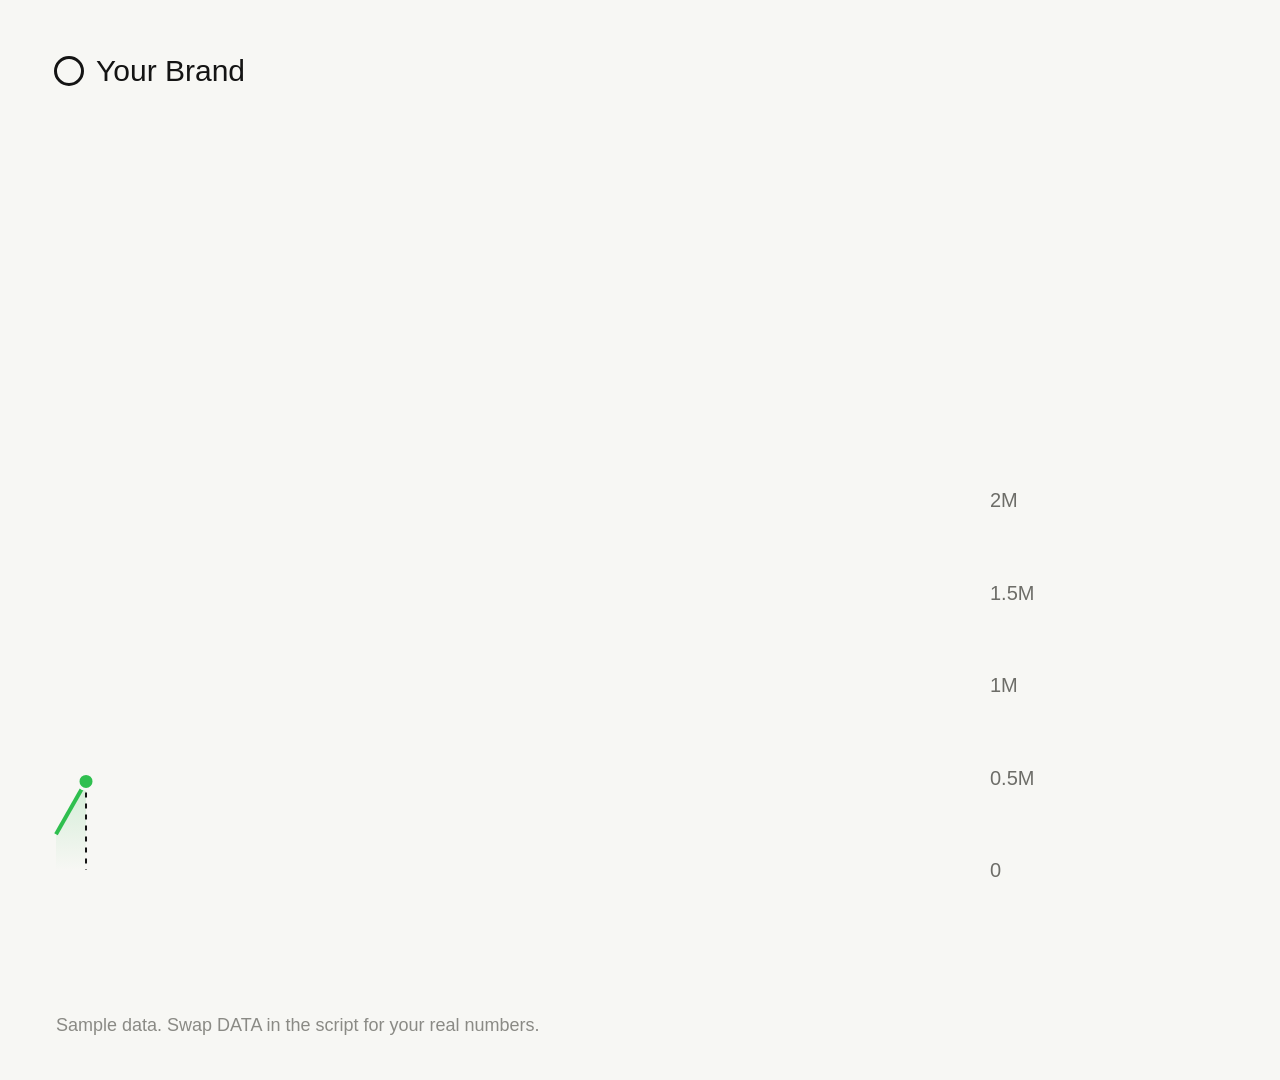
<file: examples/milestone-chart/index.html>
<!doctype html>
<html>
<head>
  <meta charset="utf-8">
  <script src="https://cdn.jsdelivr.net/npm/gsap@3.14.2/dist/gsap.min.js"></script>
  <style>
    html, body { margin: 0; background: #f7f7f4; }
    #root { position: relative; width: 1080px; height: 1080px; overflow: hidden; background: #f7f7f4; font-family: "Inter", sans-serif; color: #141414; }
    #brand { position: absolute; left: 54px; top: 54px; display: flex; align-items: center; gap: 12px; font-size: 30px; }
    #brand i { width: 30px; height: 30px; border-radius: 50%; border: 3px solid #141414; box-sizing: border-box; }
    #value { position: absolute; left: 50px; top: 150px; font-size: 200px; letter-spacing: -0.045em; line-height: 1; font-variant-numeric: tabular-nums; }
    #label { position: absolute; left: 62px; top: 375px; font-size: 44px; letter-spacing: -0.01em; }
    #chart { position: absolute; left: 0; top: 470px; }
    #note { position: absolute; left: 56px; bottom: 44px; font-size: 18px; color: #8a8a85; }
    #tip { position: absolute; padding: 8px 14px; background: #1f2a22; color: #fff; font-size: 22px; border-radius: 6px; transform: translate(-50%, -100%); opacity: 0; font-variant-numeric: tabular-nums; }
    .ax { font-size: 20px; fill: #6d6d68; }
  </style>
</head>
<body>
  <div id="root" data-composition-id="main" data-start="0" data-duration="9" data-width="1080" data-height="1080">
    <div id="brand"><i></i>Your Brand</div>
    <div id="value">$0M</div>
    <div id="label">Cumulative volume</div>
    <svg id="chart" width="1080" height="470" viewBox="0 0 1080 470">
      <defs>
        <linearGradient id="fill" x1="0" y1="0" x2="0" y2="1">
          <stop offset="0" stop-color="#2fbf4f" stop-opacity="0.18"/>
          <stop offset="1" stop-color="#2fbf4f" stop-opacity="0"/>
        </linearGradient>
      </defs>
      <g id="grid"></g>
      <path id="area" fill="url(#fill)"/>
      <path id="line" fill="none" stroke="#2fbf4f" stroke-width="4" stroke-linejoin="round"/>
      <line id="cursor" stroke="#141414" stroke-width="2" stroke-dasharray="5 6"/>
      <circle id="dot" r="8" fill="#2fbf4f" stroke="#f7f7f4" stroke-width="3"/>
    </svg>
    <div id="tip">$101.9M</div>
    <div id="note">Sample data. Swap DATA in the script for your real numbers.</div>
  </div>
  <script>
    // ---- CONFIG: replace with real data ----
    const FINAL = 101.9;                 // last value, in millions
    const DAYS = 138;                    // number of daily points
    const MONTHS = [[-3, "Jun 1"], [27, "Jul 1"], [58, "Aug 1"], [89, "Sep 1"], [119, "Oct 1"]];
    const END_LABEL = "Oct 19";
    // deterministic sample curve: slow start, two bursts
    let seed = 7; const rnd = () => (seed = (seed * 16807) % 2147483647) / 2147483647;
    const inc = []; for (let i = 0; i < DAYS; i++) { let v = 0.15 + rnd() * 0.25; if (rnd() < 0.18) v += rnd() * 1.2; if (i > 80 && i < 86) v += 2.2; if (i > 100 && i < 106) v += 3.5; inc.push(v); }
    const sum = inc.reduce((a, b) => a + b, 0); let acc = 0;
    const DATA = inc.map(v => (acc += v * FINAL / sum));
    // ---- layout ----
    const X0 = 56, X1 = 930, Y0 = 400, Y1 = 30, NS = "http://www.w3.org/2000/svg";
    const $ = id => document.getElementById(id);
    const niceStep = m => { const raw = m / 4.2, p = Math.pow(10, Math.floor(Math.log10(raw))); const n = raw / p; return (n < 1.5 ? 1 : n < 3.5 ? 2.5 : n < 7.5 ? 5 : 10) * p; };
    const fmtM = v => { const r = Math.round(v * 10) / 10; return (r % 1 ? r.toFixed(1) : r) + "M"; };
    function render(p) {
      const k = Math.max(1, p * (DAYS - 1));             // fractional index of the head
      const i = Math.floor(k), f = k - i;
      const head = i + 1 < DAYS ? DATA[i] + (DATA[i + 1] - DATA[i]) * f : DATA[DAYS - 1];
      const xMax = Math.max(k, 28) * 1.04, yMax = Math.max(head * 1.12, 2);
      const sx = d => X0 + (d / xMax) * (X1 - X0), sy = v => Y0 - (v / yMax) * (Y0 - Y1);
      let pts = []; for (let j = 0; j <= i; j++) pts.push([sx(j), sy(DATA[j])]); pts.push([sx(k), sy(head)]);
      const line = "M" + pts.map(q => q[0].toFixed(1) + "," + q[1].toFixed(1)).join("L");
      $("line").setAttribute("d", line);
      $("area").setAttribute("d", line + `L${sx(k).toFixed(1)},${Y0}L${X0},${Y0}Z`);
      $("dot").setAttribute("cx", sx(k)); $("dot").setAttribute("cy", sy(head));
      $("cursor").setAttribute("x1", sx(k)); $("cursor").setAttribute("x2", sx(k)); $("cursor").setAttribute("y1", sy(head)); $("cursor").setAttribute("y2", Y0);
      // grid: month lines slide left as the x axis grows, y ticks rescale
      let g = "";
      for (const [d, t] of MONTHS) { if (d < 0 && k < 3) continue; const x = sx(Math.max(d, 0)); if (x > X1 - 40 || x > sx(k) - 30 && d > 0) continue; g += `<line x1="${x}" x2="${x}" y1="${Y1}" y2="${Y0}" stroke="#c9c9c4" stroke-dasharray="4 6"/><text class="ax" x="${x}" y="${Y0 + 36}" text-anchor="middle">${t}</text>`; }
      g += `<text class="ax" x="${sx(k)}" y="${Y0 + 36}" text-anchor="middle" fill="#141414" style="fill:#141414">${p >= 1 ? END_LABEL : ""}</text>`;
      const st = niceStep(yMax); for (let v = 0; v <= yMax; v += st) g += `<text class="ax" x="${X1 + 60}" y="${sy(v) + 7}" text-anchor="start">${v === 0 ? "0" : fmtM(v)}</text>`;
      $("grid").innerHTML = g;
      $("value").textContent = "$" + (head >= 100 ? 100 : Math.round(head)) + "M";
      const tip = $("tip"); tip.style.left = sx(k) + "px"; tip.style.top = (470 + sy(head) - 18) + "px";
    }
    const prog = { p: 0 }; render(0);
    const tl = gsap.timeline({ paused: true });
    tl.fromTo("#value, #label", { opacity: 0, y: 24 }, { opacity: 1, y: 0, duration: 0.6, ease: "power3.out", stagger: 0.08 }, 0.1);
    tl.fromTo(prog, { p: 0 }, { p: 1, duration: 6.4, ease: "power1.inOut", onUpdate: () => render(prog.p) }, 0.5);
    tl.fromTo("#tip", { opacity: 0, scale: 0.9 }, { opacity: 1, scale: 1, duration: 0.35, ease: "back.out(2)", immediateRender: false }, 7.0);
    window.__timelines = window.__timelines || {};
    window.__timelines.main = tl;
  </script>
</body>
</html>
</file>
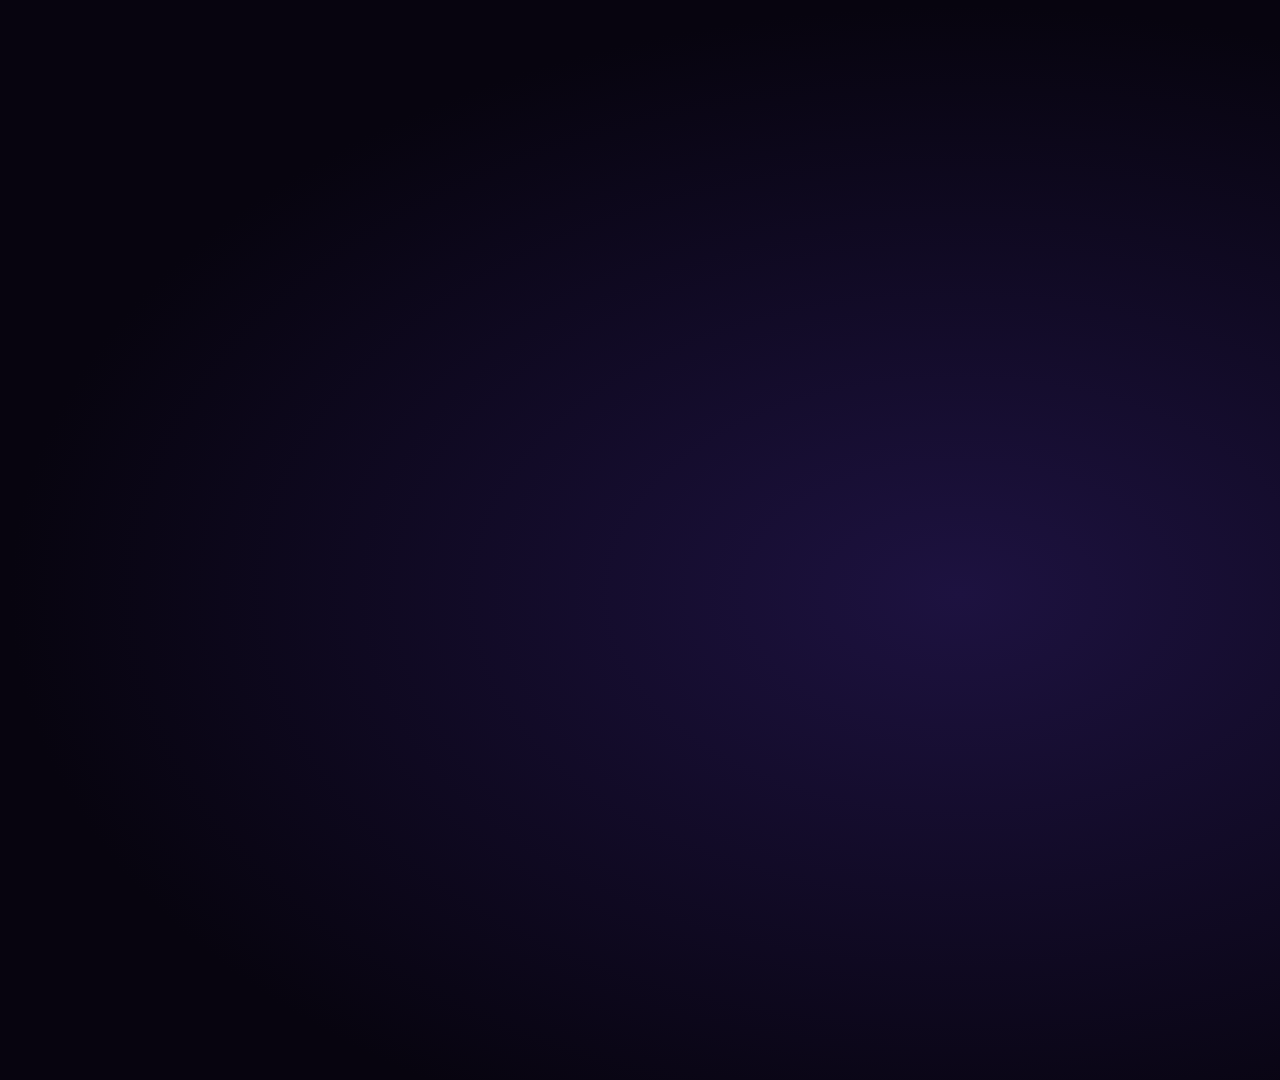
<file: examples/stat-slam/index.html>
<!doctype html>
<html>
<head>
  <meta charset="utf-8">
  <script src="https://cdn.jsdelivr.net/npm/gsap@3.14.2/dist/gsap.min.js"></script>
  <style>
    html, body { margin: 0; background: #07040f; }
    #root { position: relative; width: 1920px; height: 1080px; overflow: hidden; background: radial-gradient(ellipse at 50% 55%, #1d1240 0%, #07040f 70%); font-family: "Archivo Black", sans-serif; }
    .clip { position: absolute; inset: 0; display: flex; flex-direction: column; align-items: center; justify-content: center; }
    .label { font-family: "Inter", sans-serif; font-weight: 900; letter-spacing: 0.08em; font-size: 54px; color: #b9a4ff; }
    .num { font-size: 260px; line-height: 1; color: #efe9ff; text-shadow: 0 0 40px rgba(150,110,255,.55); font-variant-numeric: tabular-nums; }
    #flash { position: absolute; inset: 0; background: #fff; opacity: 0; z-index: 5; }
  </style>
</head>
<body>
  <div id="root" data-composition-id="main" data-start="0" data-duration="4" data-width="1920" data-height="1080">
    <div id="s1" class="clip" data-start="0" data-duration="2">
      <div id="s1-label" class="label">CATS PVE AIRDROPS</div>
      <div id="s1-num" class="num">14,641</div>
    </div>
    <div id="s2" class="clip" data-start="2" data-duration="2">
      <div id="s2-label" class="label">MOTO PAID OUT</div>
      <div id="s2-num" class="num">623,997</div>
    </div>
    <div id="flash" class="clip" data-start="0" data-duration="4"></div>
  </div>
  <script>
    const fmt = n => Math.round(n).toLocaleString("en-US");
    const tl = gsap.timeline({ paused: true });
    const c1 = { v: 14641 }, c2 = { v: 623997 };
    // beat 1: label drops in, number punches and counts up
    tl.fromTo("#s1-label", { y: -30, opacity: 0 }, { y: 0, opacity: 1, duration: 0.25, ease: "power3.out" }, 0);
    tl.fromTo("#s1-num", { scale: 1.35, opacity: 0, filter: "blur(14px)" }, { scale: 1, opacity: 1, filter: "blur(0px)", duration: 0.3, ease: "expo.out" }, 0.05);
    tl.fromTo(c1, { v: 14641 }, { v: 8927021, duration: 1.6, ease: "power2.in", onUpdate: () => { document.querySelector("#s1-num").textContent = fmt(c1.v); } }, 0.2);
    // hard cut + one-frame flash on the beat
    tl.fromTo("#flash", { opacity: 0.85 }, { opacity: 0, immediateRender: false, duration: 0.12, ease: "none" }, 2);
    tl.fromTo("#s2-label", { y: -30, opacity: 0 }, { y: 0, opacity: 1, duration: 0.25, ease: "power3.out" }, 2);
    tl.fromTo("#s2-num", { scale: 1.35, opacity: 0, filter: "blur(14px)" }, { scale: 1, opacity: 1, filter: "blur(0px)", duration: 0.3, ease: "expo.out" }, 2.05);
    tl.fromTo(c2, { v: 623997 }, { v: 1810081, immediateRender: false, duration: 1.5, ease: "power2.inOut", onUpdate: () => { document.querySelector("#s2-num").textContent = fmt(c2.v); } }, 2.2);
    window.__timelines = window.__timelines || {};
    window.__timelines.main = tl;
  </script>
</body>
</html>
</file>
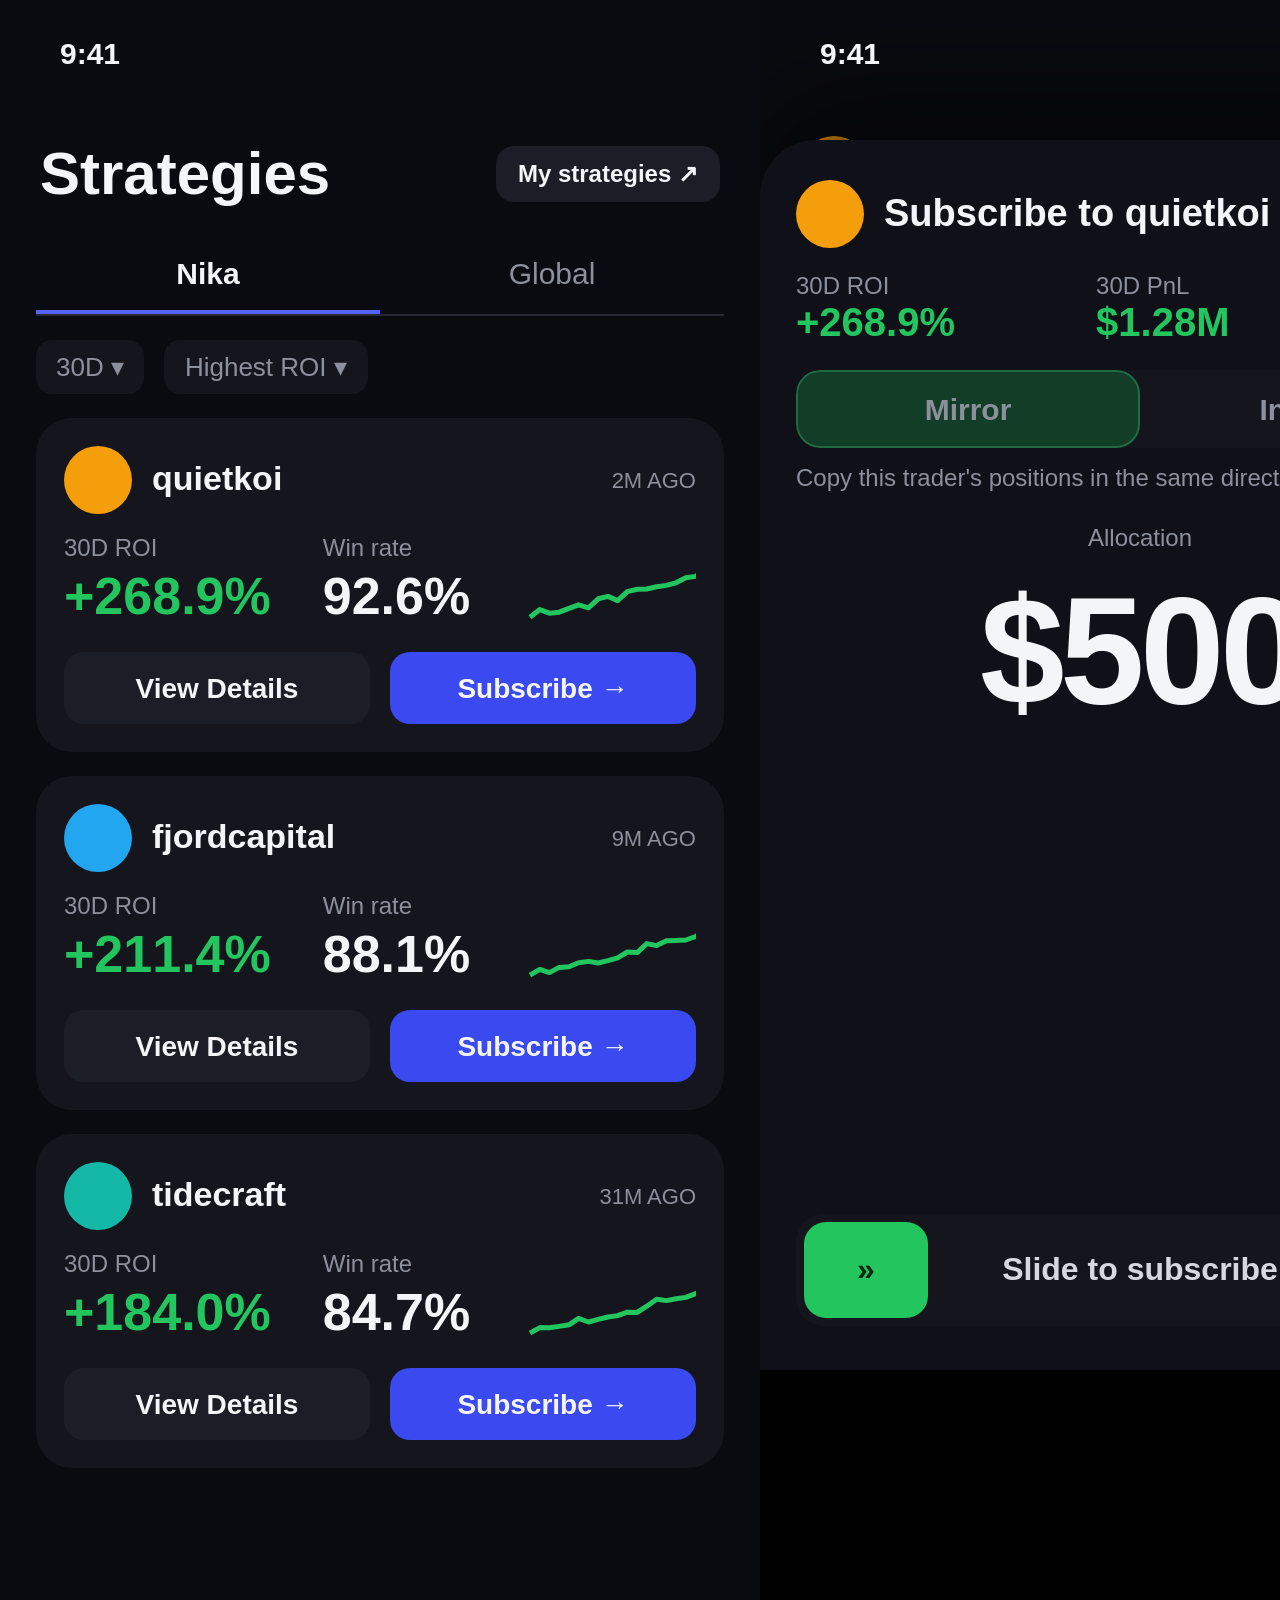
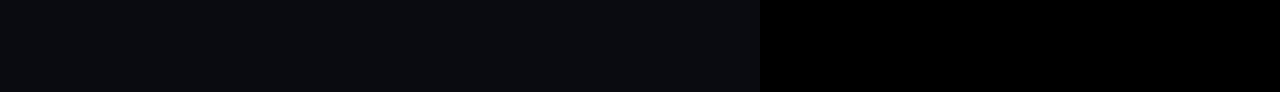
<file: examples/nika-animatics/flow-b-v2/screens/index.html>
<!doctype html>
<html>
<head>
<meta charset="utf-8">
<script src="https://cdn.jsdelivr.net/npm/gsap@3.14.2/dist/gsap.min.js"></script>
<link rel="stylesheet" href="kit.css">
<script src="kit.js"></script>
<style>
  /* Three phone screens rendered side by side at 2x, then cropped apart and warped onto
     real green-screen footage by tools/screen_replace.py. Each column matches its clip's screen shape.
     s1 = 36802 over-the-shoulder (0.45), s2 = 9078 hand tap (0.555), s3 = 100060 couch (0.516). */
  html, body { margin:0; background:#000; }
  #root { position:relative; width:2280px; height:1692px; overflow:hidden; background:#000; font-family:"Inter",sans-serif; color:var(--text); }
  .scr { position:absolute; top:0; width:380px; overflow:hidden; background:var(--bg); transform:scale(2); transform-origin:0 0; }
  #s1 { left:0; height:846px; } #s2 { left:760px; height:685px; } #s3 { left:1520px; height:736px; }
  .scr .nk-keys, .scr .nk-quick { display:none; }
  .scr .nk-sheet { top:70px; }
  .scr .nk-amt { margin:6px 0 18px; }
  #s1 .nk-card { transition:none; }
  .scr .nk-ok { z-index:20; }
  #s3 .nk-ok .c { background:var(--purple); color:#1b0f3a; }
</style>
</head>
<body>
<div id="root" data-composition-id="main" data-start="0" data-duration="4.4" data-width="2280" data-height="1692">
  <div class="scr" id="s1"></div>
  <div class="scr" id="s2"></div>
  <div class="scr" id="s3"></div>
</div>
<script>
const $ = (s) => document.querySelector(s);
const qk = { h:"quietkoi", c:"#f59e0b", roi:"+268.9%", win:"92.6%", seed:44, pnl:"$1,276,410.2", pnlShort:"$1.28M", ago:"2M AGO",
  pos:[["BTC","Long","5x","$31,204.2","+$48,320.1"],["ETH","Long","3x","$18,442.0","+$22,815.6"],["XAU","Long","10x","$12,980.7","+$9,604.4"]] };
const fj = { h:"fjordcapital", c:"#22a6f0", roi:"+211.4%", win:"88.1%", seed:12, ago:"9M AGO" };
const td = { h:"tidecraft", c:"#14b8a6", roi:"+184.0%", win:"84.7%", seed:27, ago:"31M AGO" };
const larry = { h:"loudlarry", c:"#ef4444", roi:"-74.2%", win:"11.0%", up:false, seed:9, pnl:"-$88,410.6", pnlShort:"-$88K",
  pos:[["BTC","Long","50x","$22,201.0","-$9,220.3"],["SOL","Long","25x","$8,410.6","-$3,812.5"],["DOGE","Long","20x","$4,880.2","-$2,402.9"]] };

$("#s1").innerHTML = NK.strategies([qk, fj, td], { id:"s1l" }) + NK.detail(qk, { id:"s1d" });
$("#s2").innerHTML = NK.detail(qk, { id:"s2d" }) + NK.sheet(qk, { id:"s2s" }) + NK.success("Mirroring quietkoi", "$500 · Copying every trade", "s2ok");
$("#s3").innerHTML = NK.detail(larry, { id:"s3d" }) + NK.sheet(larry, { id:"s3s" }) + NK.success("Inversing loudlarry", "$200 · Opposite of every trade", "s3ok");
$("#s2s-amt").textContent = "$500";
$("#s3s-amt").textContent = "$200";
gsap.set(["#s1d", "#s2ok", "#s3ok"], { opacity: 0 });
gsap.set("#s3s", { y: 700 });

const tl = gsap.timeline({ paused: true });
const MIR = "#22c55e", INV = "#8b5cf6";

// s1 (2.6 s, over-the-shoulder wide): the leaderboard, #1 lights up, she opens quietkoi
tl.fromTo("#s1l-list", { y: 0 }, { y: -18, duration: 1.0, ease: "power2.inOut", immediateRender: false }, 0.1);
tl.fromTo("#s1l-c0", { boxShadow: "0 0 0 0px rgba(34,197,94,0)" }, { boxShadow: "0 0 0 3px rgba(34,197,94,1)", duration: 0.2, immediateRender: false }, 1.1);
tl.fromTo("#s1d", { opacity: 0, x: 380 }, { opacity: 1, x: 0, duration: 0.3, ease: "expo.out", immediateRender: false }, 1.45);
NK.count(tl, "#s1d-pnl", 0, 1276410.2, 1.0, 1.55, (v) => NK.money(v, 1));
tl.fromTo("#s1d-line", { attr: { "stroke-dashoffset": 1 } }, { attr: { "stroke-dashoffset": 0 }, duration: 0.9, ease: "power2.out", immediateRender: false }, 1.55);

// s2 (4.4 s, the hand tap): Mirror on, $500 set; the finger lands at 1.8 and slides; success at 2.2
tl.fromTo("#s2s-thumb", { x: 0 }, { x: 274, duration: 0.35, ease: "power2.inOut", immediateRender: false }, 1.8);
tl.fromTo("#s2s-fill", { width: "0%" }, { width: "100%", duration: 0.35, ease: "power2.inOut", immediateRender: false }, 1.8);
tl.fromTo("#s2ok", { opacity: 0 }, { opacity: 1, duration: 0.12, immediateRender: false }, 2.2);
tl.fromTo("#s2ok .c", { scale: 0.5 }, { scale: 1, duration: 0.35, ease: "back.out(3)", immediateRender: false }, 2.2);

// s3 (3.0 s, couch): his record, the sheet, the thumb flips Mirror to Inverse at 1.55, slide, success
tl.fromTo("#s3d-line", { attr: { "stroke-dashoffset": 1 } }, { attr: { "stroke-dashoffset": 0 }, duration: 0.8, ease: "power2.out", immediateRender: false }, 0.05);
tl.fromTo("#s3s", { y: 700 }, { y: 0, duration: 0.35, ease: "expo.out", immediateRender: false }, 0.9);
tl.fromTo("#s3s-knob", { xPercent: 0, backgroundColor: "#123d27", borderColor: "#1f6b43" }, { xPercent: 100, backgroundColor: "#2a1b52", borderColor: "#6d4bd8", duration: 0.22, ease: "power3.inOut", immediateRender: false }, 1.55);
NK.say(tl, "#s3s-hint", "Take the opposite of this trader's positions.", 1.62);
tl.fromTo("#s3s-thumb", { x: 0, backgroundColor: MIR }, { x: 274, backgroundColor: INV, duration: 0.35, ease: "power2.inOut", immediateRender: false }, 1.95);
tl.fromTo("#s3s-fill", { width: "0%", backgroundColor: "rgba(139,92,246,.35)" }, { width: "100%", backgroundColor: "rgba(139,92,246,.35)", duration: 0.35, ease: "power2.inOut", immediateRender: false }, 1.95);
tl.fromTo("#s3ok", { opacity: 0 }, { opacity: 1, duration: 0.12, immediateRender: false }, 2.35);
tl.fromTo("#s3ok .c", { scale: 0.5 }, { scale: 1, duration: 0.35, ease: "back.out(3)", immediateRender: false }, 2.35);

window.__timelines = window.__timelines || {};
window.__timelines.main = tl;
</script>
</body>
</html>
</file>
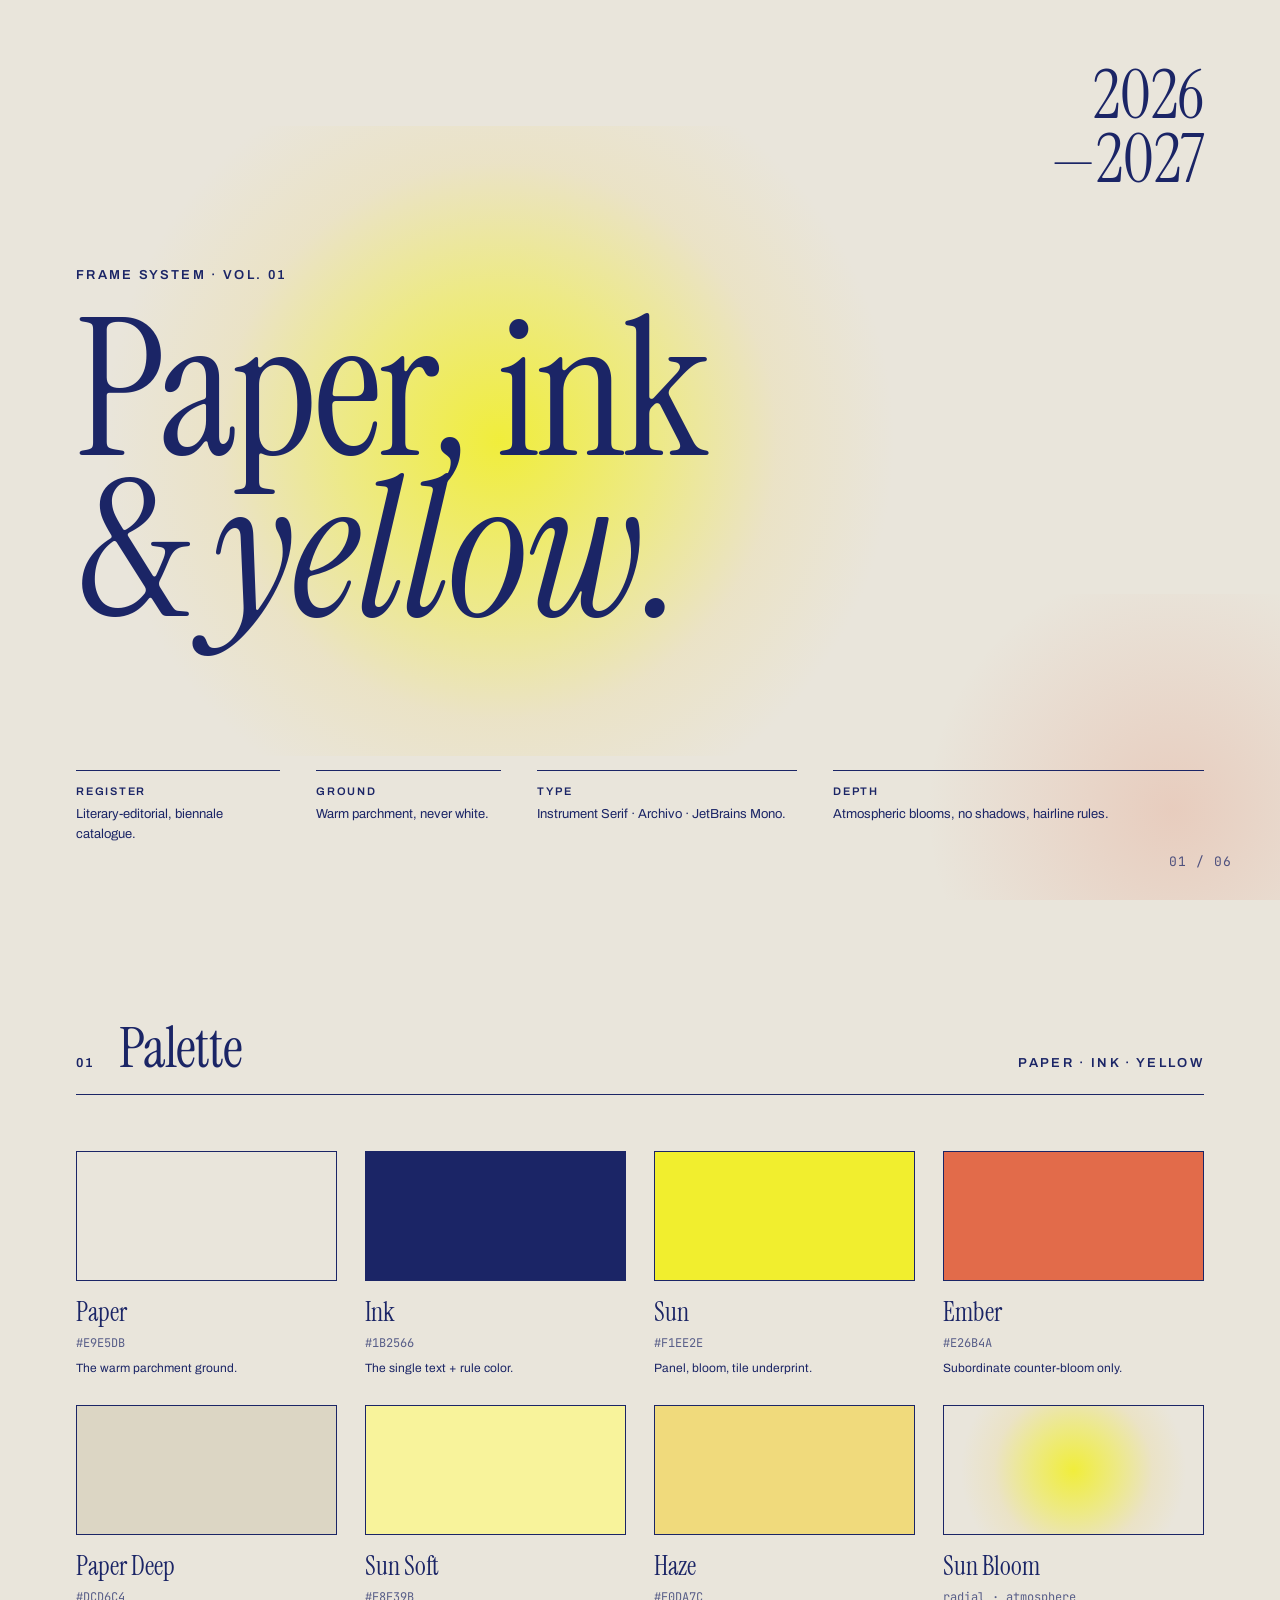
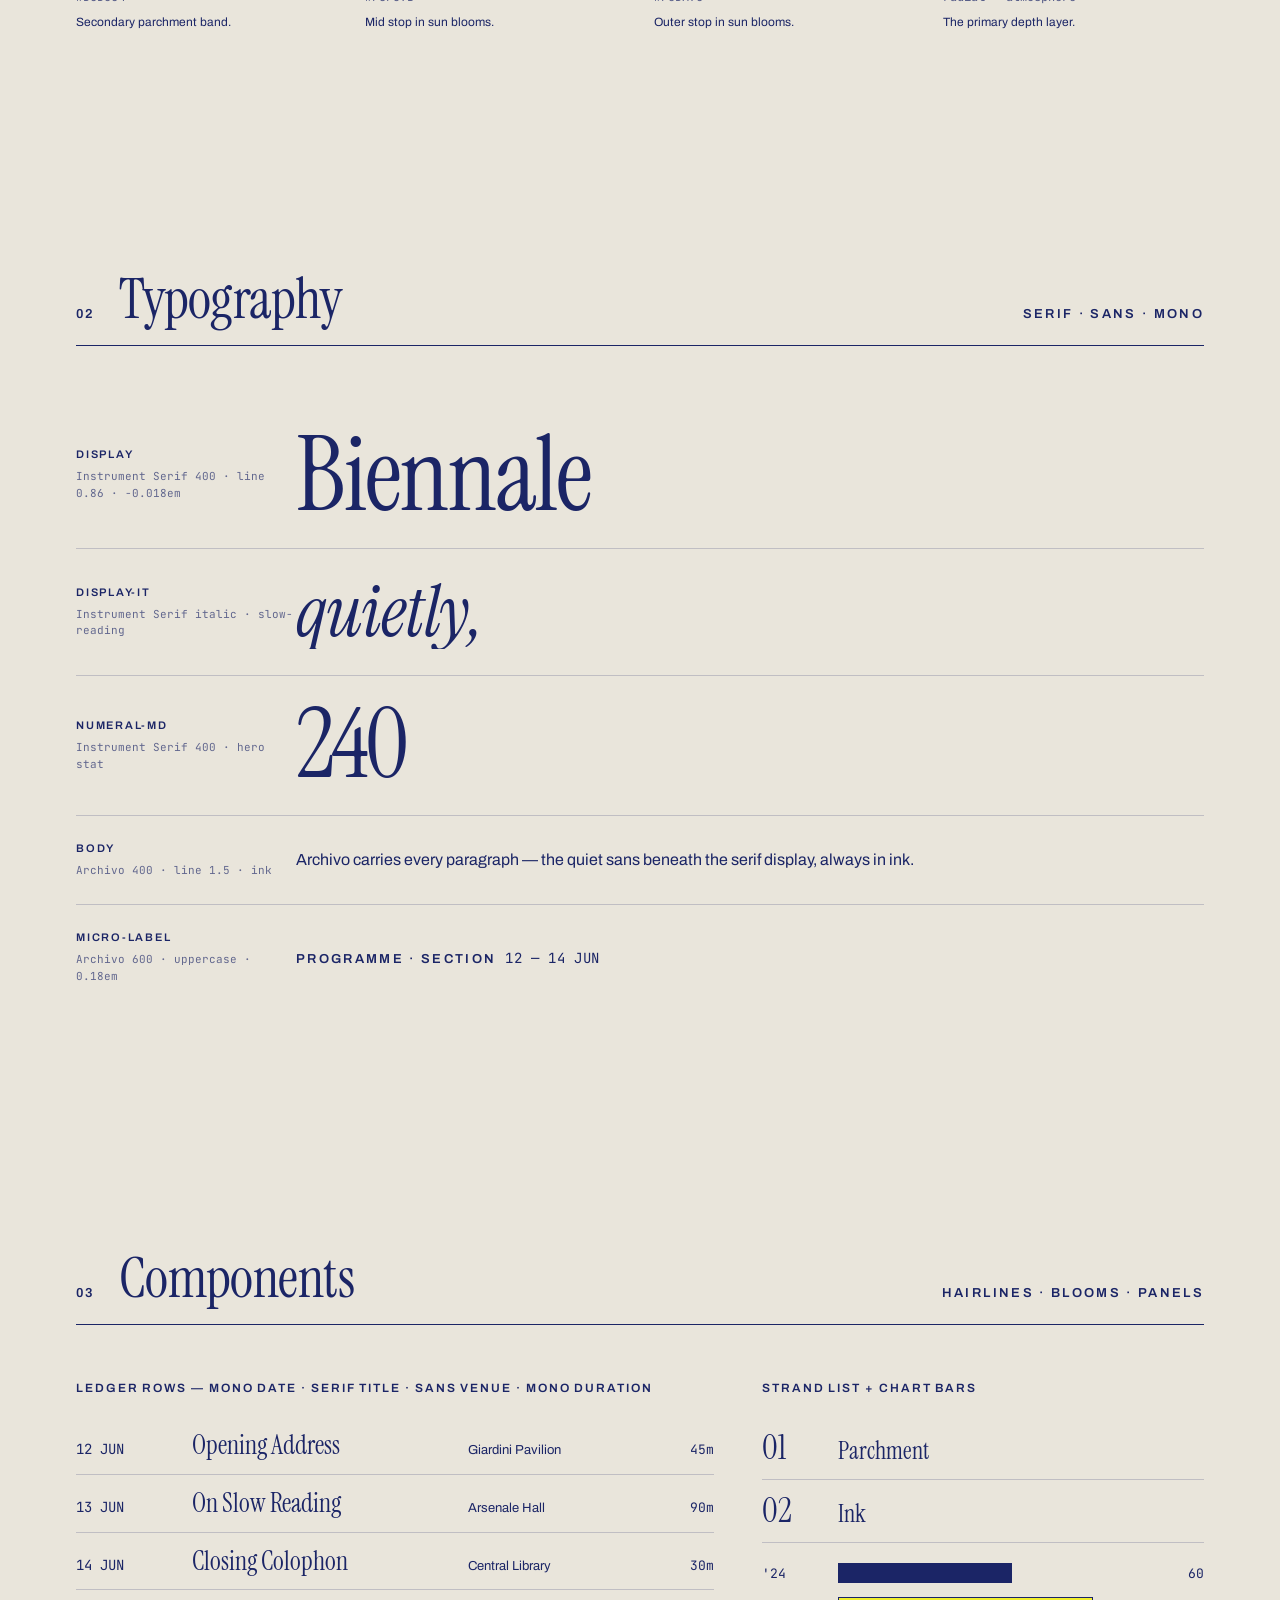
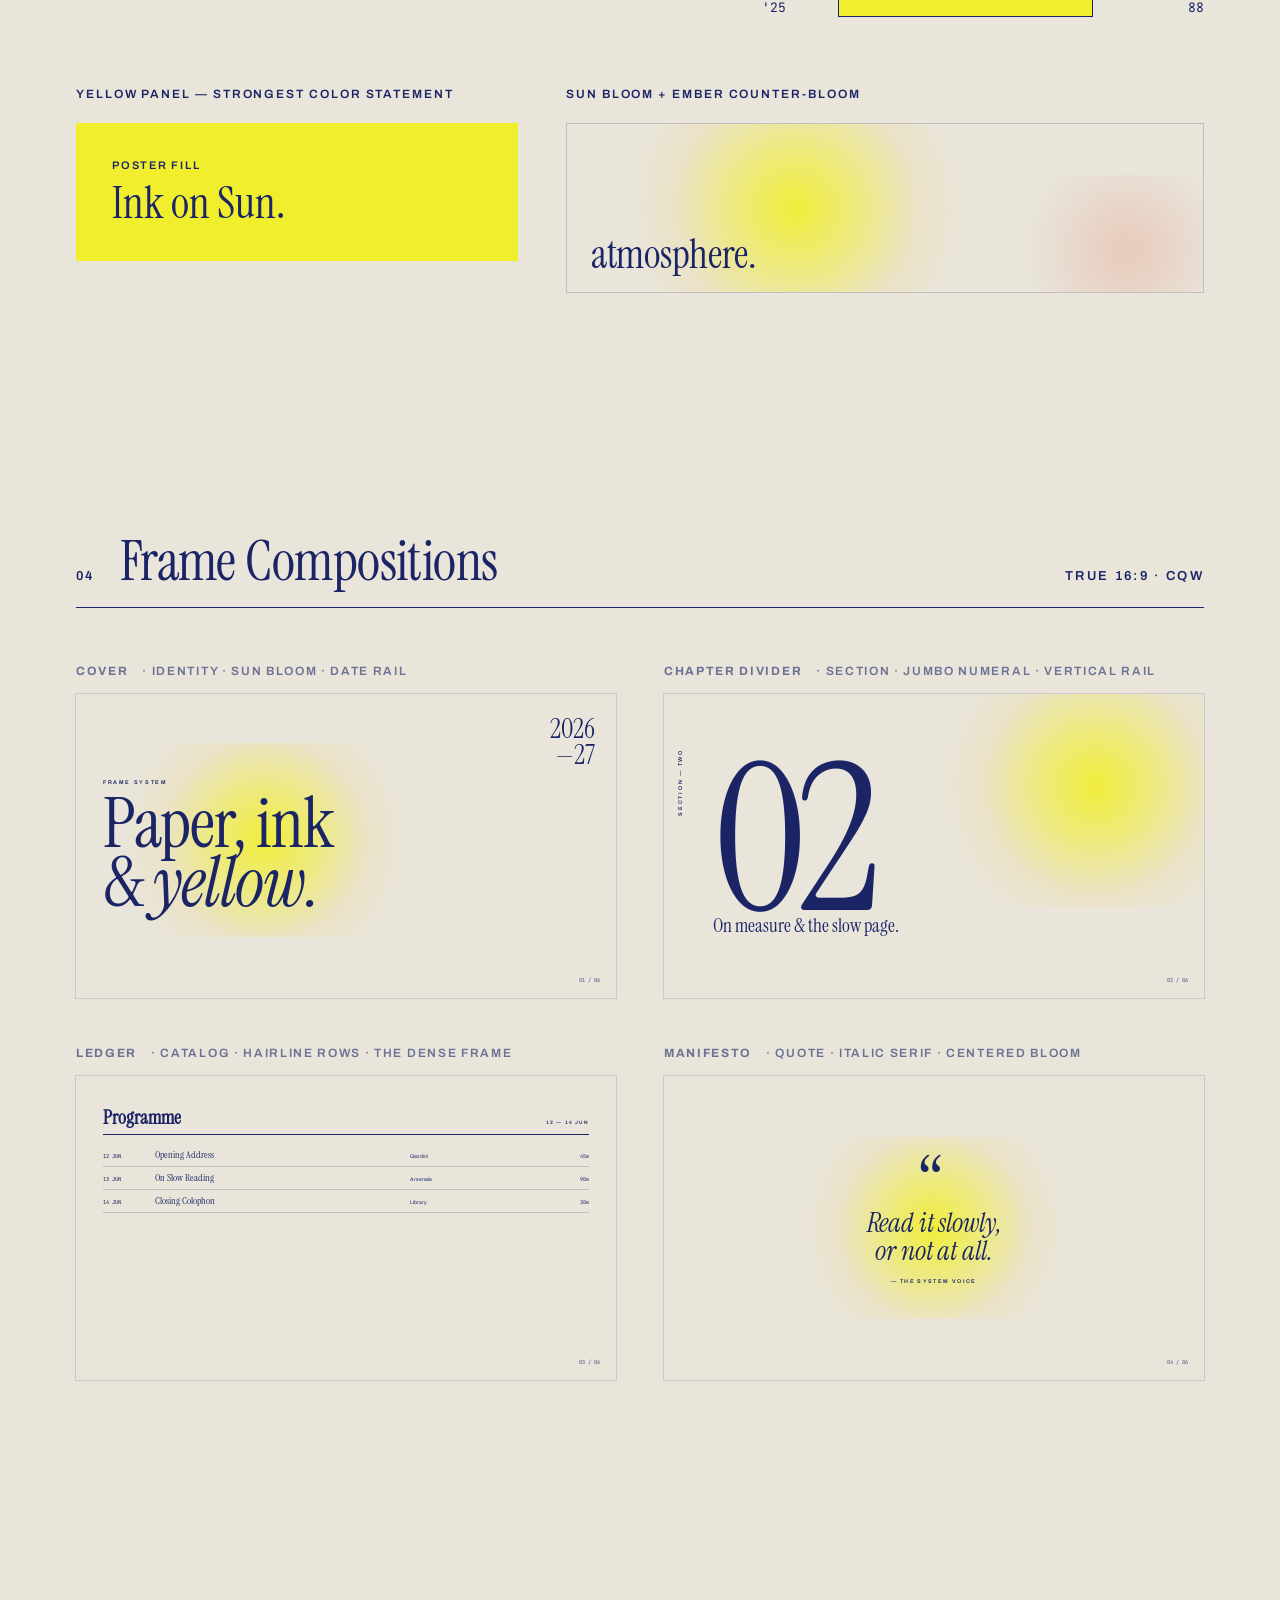
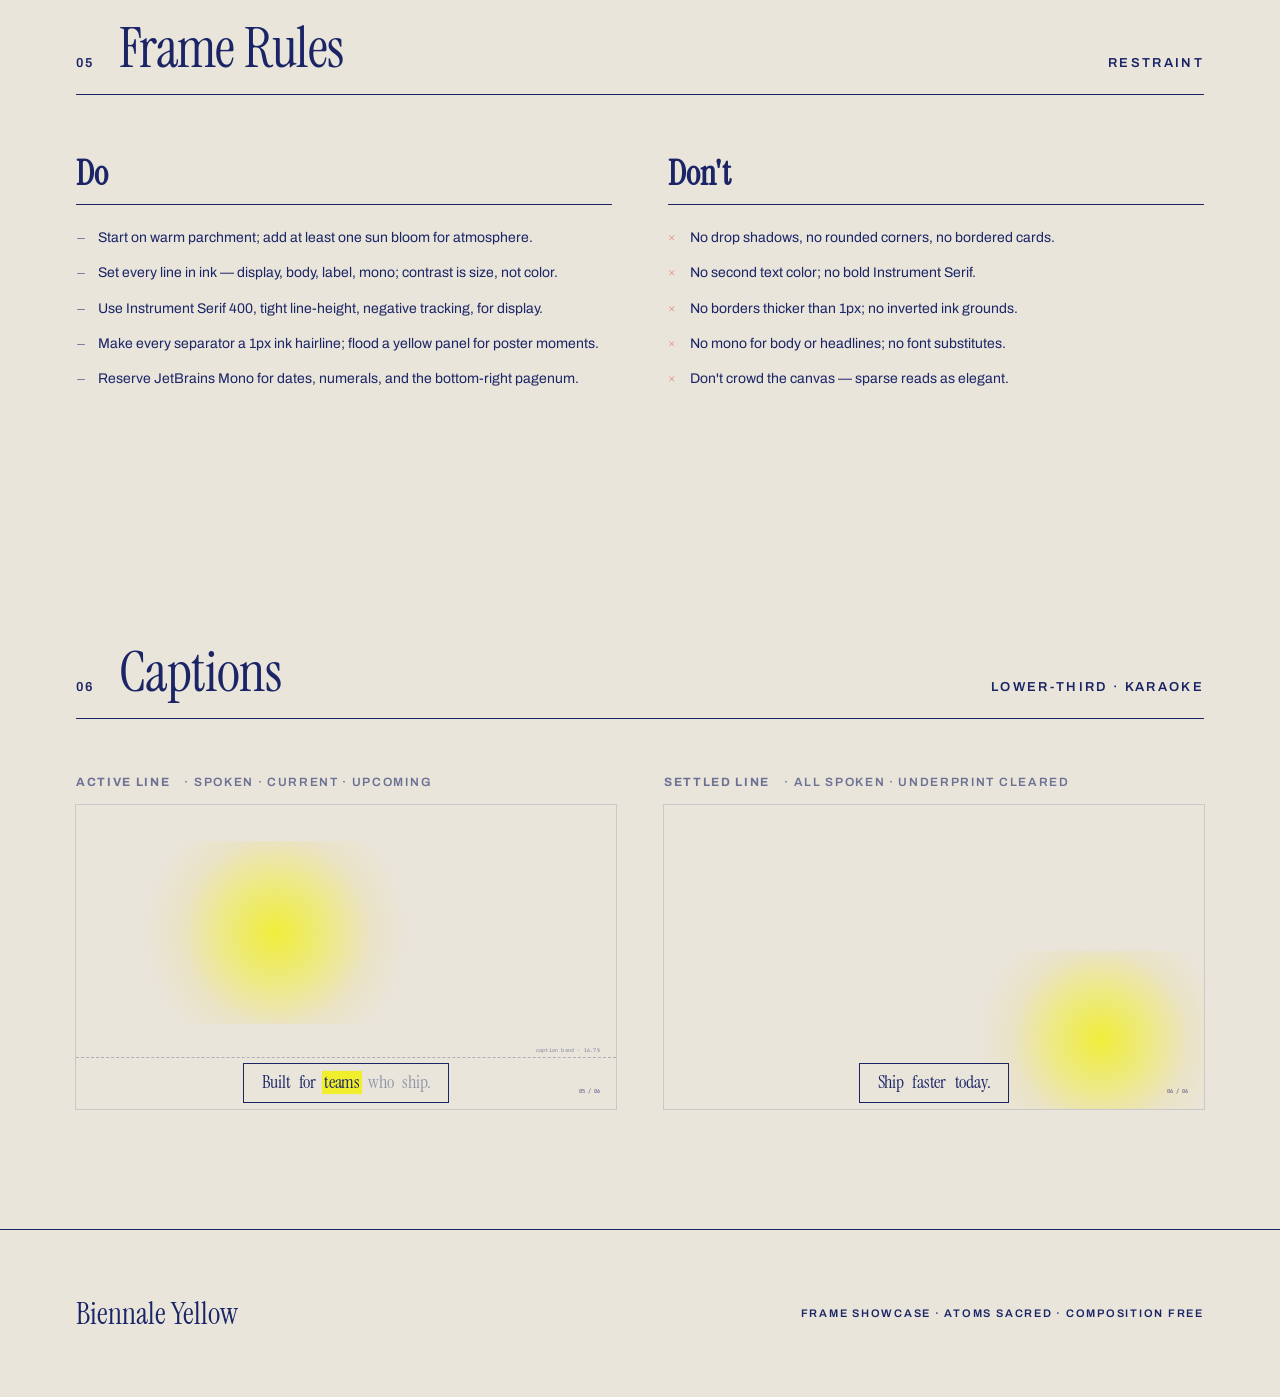
<file: .claude/skills/hyperframes/assets/frame-presets/biennale-yellow/frame-showcase.html>
<!doctype html>
<html lang="en">
  <head>
    <meta charset="utf-8" />
    <meta name="viewport" content="width=device-width,initial-scale=1" />
    <title>Biennale Yellow</title>
    <link rel="preconnect" href="https://fonts.googleapis.com" />
    <link rel="preconnect" href="https://fonts.gstatic.com" crossorigin />
    <link
      href="https://fonts.googleapis.com/css2?family=Instrument+Serif:ital@0;1&family=Archivo:wght@400;600&family=JetBrains+Mono:wght@400&display=swap"
      rel="stylesheet"
    />
    <style id="ds-tokens">
      :root {
        --paper: #e9e5db;
        --paper-deep: #dcd6c4;
        --sun: #f1ee2e;
        --sun-soft: #f8f39b;
        --haze: #f0da7c;
        --ink: #1b2566;
        --ember: #e26b4a;
        --serif: "Instrument Serif", Georgia, serif;
        --sans: "Archivo", sans-serif;
        --mono: "JetBrains Mono", ui-monospace, monospace;
        --bloom: radial-gradient(
          circle at 50% 50%,
          rgba(241, 238, 46, 0.92) 0%,
          rgba(241, 238, 46, 0.5) 30%,
          rgba(240, 218, 124, 0.22) 55%,
          rgba(233, 229, 219, 0) 78%
        );
      }
      * {
        margin: 0;
        padding: 0;
        box-sizing: border-box;
      }
      html {
        background: #0c0d1a;
      }
      body {
        background: var(--paper);
        color: var(--ink);
        font-family: var(--sans);
        -webkit-font-smoothing: antialiased;
      }
      .serif {
        font-family: var(--serif);
        font-weight: 400;
        letter-spacing: -0.018em;
        line-height: 0.9;
      }
      .micro {
        font-family: var(--sans);
        font-weight: 600;
        text-transform: uppercase;
        letter-spacing: 0.18em;
        font-size: 13px;
      }

      section {
        padding: 120px 76px;
        position: relative;
        overflow: hidden;
      }
      .sec-head {
        display: flex;
        align-items: baseline;
        gap: 24px;
        border-bottom: 1px solid var(--ink);
        padding-bottom: 18px;
        margin-bottom: 56px;
        position: relative;
        z-index: 2;
      }
      .sec-head .micro {
        color: var(--ink);
      }
      .sec-head h2 {
        font-family: var(--serif);
        font-weight: 400;
        font-size: 56px;
        line-height: 1;
        letter-spacing: -0.01em;
      }
      .sec-head .sp {
        flex: 1;
      }

      /* COVER */
      .cover {
        min-height: 100vh;
        padding: 0;
        display: flex;
        flex-direction: column;
        justify-content: center;
        position: relative;
        overflow: hidden;
      }
      .cover .bloom {
        position: absolute;
        width: 62%;
        height: 70%;
        left: 8%;
        top: 14%;
        background: var(--bloom);
        z-index: 0;
        pointer-events: none;
      }
      .cover .ember {
        position: absolute;
        width: 36%;
        height: 40%;
        right: -6%;
        bottom: -6%;
        background: radial-gradient(
          circle at 60% 60%,
          rgba(226, 107, 74, 0.2) 0%,
          rgba(226, 107, 74, 0) 70%
        );
        z-index: 0;
        pointer-events: none;
      }
      .cover .daterail {
        position: absolute;
        top: 64px;
        right: 76px;
        font-family: var(--serif);
        font-weight: 400;
        font-size: clamp(48px, 5.2vw, 84px);
        line-height: 0.96;
        text-align: right;
        letter-spacing: -0.005em;
        z-index: 2;
      }
      .cover .inner {
        padding: 0 76px;
        position: relative;
        z-index: 2;
      }
      .cover .micro {
        margin-bottom: 28px;
      }
      .cover h1 {
        font-family: var(--serif);
        font-weight: 400;
        font-size: clamp(110px, 15vw, 230px);
        line-height: 0.84;
        letter-spacing: -0.018em;
      }
      .cover h1 em {
        font-style: italic;
        letter-spacing: -0.005em;
      }
      .cover .footer {
        position: absolute;
        bottom: 0;
        left: 0;
        right: 0;
        display: grid;
        grid-template-columns: 1.1fr 1fr 1.4fr 2fr;
        gap: 36px;
        padding: 0 76px 56px;
        z-index: 2;
      }
      .cover .fcell {
        border-top: 1px solid var(--ink);
        padding-top: 14px;
      }
      .cover .fcell .t {
        font-family: var(--sans);
        font-weight: 600;
        text-transform: uppercase;
        letter-spacing: 0.16em;
        font-size: 11px;
        margin-bottom: 8px;
      }
      .cover .fcell .b {
        font-family: var(--sans);
        font-weight: 400;
        font-size: 13px;
        line-height: 1.5;
        color: var(--ink);
      }
      .cover .pagenum {
        position: absolute;
        bottom: 30px;
        right: 48px;
        font-family: var(--mono);
        font-size: 13px;
        letter-spacing: 0.08em;
        opacity: 0.75;
        z-index: 2;
      }

      /* PALETTE */
      .swatches {
        display: grid;
        grid-template-columns: repeat(4, 1fr);
        gap: 28px;
        position: relative;
        z-index: 2;
      }
      .sw .chip {
        height: 130px;
        border: 1px solid var(--ink);
      }
      .sw .name {
        font-family: var(--serif);
        font-size: 26px;
        margin-top: 14px;
      }
      .sw .hex {
        font-family: var(--mono);
        font-size: 12px;
        color: var(--ink);
        opacity: 0.7;
        margin-top: 6px;
      }
      .sw .role {
        font-family: var(--sans);
        font-size: 12px;
        line-height: 1.5;
        color: var(--ink);
        margin-top: 8px;
      }

      /* TYPE */
      .type-row {
        display: grid;
        grid-template-columns: 220px 1fr;
        align-items: center;
        padding: 26px 0;
        border-bottom: 1px solid rgba(27, 37, 102, 0.2);
      }
      .type-row .tok {
        font-family: var(--sans);
        font-weight: 600;
        text-transform: uppercase;
        letter-spacing: 0.16em;
        font-size: 11px;
      }
      .type-row .m {
        font-family: var(--mono);
        font-size: 11px;
        color: var(--ink);
        opacity: 0.65;
        margin-top: 8px;
        line-height: 1.5;
      }
      .type-row .spec {
        overflow: hidden;
      }

      /* COMPONENTS */
      .cnote {
        font-family: var(--sans);
        font-weight: 600;
        text-transform: uppercase;
        letter-spacing: 0.16em;
        font-size: 12px;
        margin-bottom: 22px;
      }
      .cgrid {
        display: grid;
        grid-template-columns: repeat(12, 1fr);
        gap: 48px;
        margin-bottom: 56px;
      }
      .s4 {
        grid-column: span 4;
      }
      .s5 {
        grid-column: span 5;
      }
      .s6 {
        grid-column: span 6;
      }
      .s7 {
        grid-column: span 7;
      }
      .s8 {
        grid-column: span 8;
      }
      .ledger .row {
        display: grid;
        grid-template-columns: 92px 1.6fr 0.9fr 80px;
        gap: 24px;
        padding: 14px 0;
        border-bottom: 1px solid rgba(27, 37, 102, 0.2);
        align-items: baseline;
      }
      .ledger .dt {
        font-family: var(--mono);
        font-size: 14px;
      }
      .ledger .ti {
        font-family: var(--serif);
        font-size: 26px;
        line-height: 1.1;
      }
      .ledger .vn {
        font-family: var(--sans);
        font-size: 13px;
        color: var(--ink);
      }
      .ledger .du {
        font-family: var(--mono);
        font-size: 13px;
        text-align: right;
      }
      .strand .row {
        display: grid;
        grid-template-columns: 56px 1fr;
        gap: 20px;
        padding: 14px 0;
        border-bottom: 1px solid rgba(27, 37, 102, 0.2);
        align-items: baseline;
      }
      .strand .nm {
        font-family: var(--serif);
        font-size: 34px;
        line-height: 1;
      }
      .strand .ti {
        font-family: var(--serif);
        font-size: 24px;
        line-height: 1.1;
      }
      .strand .bd {
        font-family: var(--sans);
        font-size: 13px;
        line-height: 1.5;
        color: var(--ink);
        margin-top: 4px;
      }
      .bars .row {
        display: grid;
        grid-template-columns: 60px 1fr 60px;
        gap: 16px;
        align-items: center;
        margin-bottom: 14px;
      }
      .bars .yr {
        font-family: var(--mono);
        font-size: 13px;
      }
      .bars .bar {
        height: 20px;
        background: var(--ink);
      }
      .bars .bar.lit {
        background: var(--sun);
        border: 1px solid var(--ink);
      }
      .bars .vl {
        font-family: var(--mono);
        font-size: 13px;
        text-align: right;
      }
      .ypanel {
        background: var(--sun);
        padding: 36px;
        color: var(--ink);
      }
      .ypanel .l {
        font-family: var(--sans);
        font-weight: 600;
        text-transform: uppercase;
        letter-spacing: 0.16em;
        font-size: 11px;
      }
      .ypanel .h {
        font-family: var(--serif);
        font-size: 44px;
        line-height: 0.95;
        margin-top: 12px;
      }

      /* COMPOSITIONS */
      .gallery {
        display: grid;
        grid-template-columns: 1fr 1fr;
        gap: 48px;
        position: relative;
        z-index: 2;
      }
      .fw .flabel {
        display: flex;
        gap: 14px;
        align-items: baseline;
        margin-bottom: 16px;
        font-family: var(--sans);
        font-weight: 600;
        text-transform: uppercase;
        letter-spacing: 0.14em;
        font-size: 12px;
        color: var(--ink);
        opacity: 0.6;
      }
      .fw .flabel b {
        opacity: 1;
      }
      .frame {
        aspect-ratio: 16/9;
        container-type: size;
        position: relative;
        overflow: hidden;
        background: var(--paper);
        box-shadow: 0 0 0 1px rgba(27, 37, 102, 0.15);
      }
      .frame > .body {
        position: absolute;
        inset: 0;
        z-index: 3;
      }
      .frame .bloom {
        position: absolute;
        background: var(--bloom);
        z-index: 1;
        pointer-events: none;
      }
      .frame .pn {
        position: absolute;
        right: 3cqw;
        bottom: 2.6cqw;
        font-family: var(--mono);
        font-size: 1cqw;
        opacity: 0.75;
        z-index: 4;
      }

      /* f1 cover */
      .yf1 .bloom {
        width: 58%;
        height: 64%;
        left: 6%;
        top: 16%;
      }
      .yf1 .body {
        display: flex;
        flex-direction: column;
        justify-content: center;
        padding: 0 5cqw;
      }
      .yf1 .micro {
        font-family: var(--sans);
        font-weight: 600;
        text-transform: uppercase;
        letter-spacing: 0.3cqw;
        font-size: 1cqw;
        margin-bottom: 1.8cqw;
      }
      .yf1 h3 {
        font-family: var(--serif);
        font-weight: 400;
        font-size: 13cqw;
        line-height: 0.84;
        letter-spacing: -0.018em;
      }
      .yf1 h3 em {
        font-style: italic;
      }
      .yf1 .dr {
        position: absolute;
        top: 4cqw;
        right: 4cqw;
        font-family: var(--serif);
        font-size: 5cqw;
        line-height: 0.96;
        text-align: right;
        letter-spacing: -0.005em;
        z-index: 4;
      }

      /* f2 chapter divider */
      .yf2 .bloom {
        width: 60%;
        height: 80%;
        right: -10%;
        top: -10%;
        left: auto;
      }
      .yf2 .rail {
        position: absolute;
        left: 3cqw;
        top: 50%;
        transform: rotate(-90deg) translateX(50%);
        transform-origin: left center;
        font-family: var(--sans);
        font-weight: 600;
        text-transform: uppercase;
        letter-spacing: 0.32em;
        font-size: 1cqw;
        white-space: nowrap;
        z-index: 4;
      }
      .yf2 .body {
        display: flex;
        flex-direction: column;
        justify-content: center;
        padding: 0 5cqw 0 9cqw;
      }
      .yf2 .num {
        font-family: var(--serif);
        font-weight: 400;
        font-size: 38cqw;
        line-height: 0.84;
        letter-spacing: -0.04em;
        color: var(--ink);
      }
      .yf2 .ti {
        font-family: var(--serif);
        font-size: 3.6cqw;
        line-height: 1.05;
        margin-top: -2cqw;
        max-width: 46cqw;
      }

      /* f3 ledger */
      .yf3 .body {
        padding: 6cqw 5cqw;
        display: flex;
        flex-direction: column;
      }
      .yf3 .top {
        display: flex;
        justify-content: space-between;
        align-items: baseline;
        border-bottom: 1px solid var(--ink);
        padding-bottom: 1.2cqw;
        margin-bottom: 1.6cqw;
      }
      .yf3 .top h4 {
        font-family: var(--serif);
        font-size: 3.6cqw;
        line-height: 1;
      }
      .yf3 .top .micro {
        font-family: var(--sans);
        font-weight: 600;
        text-transform: uppercase;
        letter-spacing: 0.2cqw;
        font-size: 0.9cqw;
      }
      .yf3 .row {
        display: grid;
        grid-template-columns: 8cqw 1.6fr 0.9fr 6cqw;
        gap: 1.6cqw;
        padding: 1cqw 0;
        border-bottom: 1px solid rgba(27, 37, 102, 0.2);
        align-items: baseline;
      }
      .yf3 .dt {
        font-family: var(--mono);
        font-size: 1cqw;
      }
      .yf3 .ti {
        font-family: var(--serif);
        font-size: 1.9cqw;
        line-height: 1.1;
      }
      .yf3 .vn {
        font-family: var(--sans);
        font-size: 0.95cqw;
      }
      .yf3 .du {
        font-family: var(--mono);
        font-size: 0.95cqw;
        text-align: right;
      }

      /* f4 manifesto */
      .yf4 .bloom {
        width: 54%;
        height: 60%;
        left: 50%;
        top: 50%;
        transform: translate(-50%, -50%);
      }
      .yf4 .body {
        display: flex;
        flex-direction: column;
        justify-content: center;
        align-items: center;
        text-align: center;
        padding: 0 9cqw;
      }
      .yf4 .qm {
        font-family: var(--serif);
        font-size: 14cqw;
        line-height: 0.5;
        height: 7cqw;
      }
      .yf4 .q {
        font-family: var(--serif);
        font-style: italic;
        font-size: 5cqw;
        line-height: 1.04;
        letter-spacing: -0.005em;
      }
      .yf4 .at {
        font-family: var(--sans);
        font-weight: 600;
        text-transform: uppercase;
        letter-spacing: 0.25cqw;
        font-size: 1cqw;
        margin-top: 2.4cqw;
      }

      /* PRINCIPLES */
      .dos {
        display: grid;
        grid-template-columns: 1fr 1fr;
        gap: 56px;
        position: relative;
        z-index: 2;
      }
      .do-card h4 {
        font-family: var(--serif);
        font-size: 34px;
        margin-bottom: 8px;
      }
      .do-card .rule {
        height: 1px;
        background: var(--ink);
        margin-bottom: 22px;
      }
      .do-card ul {
        list-style: none;
      }
      .do-card li {
        font-family: var(--sans);
        font-size: 14px;
        line-height: 1.6;
        padding-left: 22px;
        position: relative;
        margin-bottom: 13px;
        color: var(--ink);
      }
      .do-card li::before {
        position: absolute;
        left: 0;
        font-family: var(--serif);
      }
      .do-card.do li::before {
        content: "\2014";
      }
      .do-card.dont li::before {
        content: "\00d7";
        color: var(--ember);
      }

      .foot {
        padding: 64px 76px;
        border-top: 1px solid var(--ink);
        display: flex;
        justify-content: space-between;
        align-items: center;
      }
      .foot .l {
        font-family: var(--serif);
        font-size: 30px;
      }
      .foot .r {
        font-family: var(--sans);
        font-weight: 600;
        text-transform: uppercase;
        letter-spacing: 0.16em;
        font-size: 11px;
      }
      @media (max-width: 1100px) {
        .gallery {
          grid-template-columns: 1fr;
        }
        .swatches {
          grid-template-columns: 1fr 1fr;
        }
      }
    </style>
    <link
      rel="stylesheet"
      href="https://fonts.googleapis.com/css2?family=Instrument+Serif:ital,wght@0,400;1,400&display=swap"
    />
    <link
      rel="stylesheet"
      href="https://fonts.googleapis.com/css2?family=Archivo:wght@400;500;600;700&display=swap"
    />
    <style id="ft-override">
      :root {
        --primary: #e9e5db !important;
        --secondary: #1b2566 !important;
        --tertiary: #dcd6c4 !important;
        --accent: #f1ee2e !important;
        --f-disp: "Instrument Serif", sans-serif !important;
        --f-body: "Archivo", sans-serif !important;
        --paper: #e9e5db !important;
        --paper-deep: #dcd6c4 !important;
        --sun: #f1ee2e !important;
        --ink: #1b2566 !important;
        --serif: "Instrument Serif", sans-serif !important;
        --sans: "Archivo", sans-serif !important;
        --sun-soft: #f8f39b !important;
        --haze: #f0da7c !important;
        --ember: #e26b4a !important;
      }
    </style>
  </head>
  <body>
    <!-- COVER -->
    <section class="cover">
      <div class="bloom"></div>
      <div class="ember"></div>
      <div class="daterail">2026<br />—2027</div>
      <div class="inner">
        <div class="micro">Frame System · Vol. 01</div>
        <h1>Paper, ink<br />&amp; <em>yellow.</em></h1>
      </div>
      <div class="footer">
        <div class="fcell">
          <div class="t">Register</div>
          <div class="b">Literary-editorial, biennale catalogue.</div>
        </div>
        <div class="fcell">
          <div class="t">Ground</div>
          <div class="b">Warm parchment, never white.</div>
        </div>
        <div class="fcell">
          <div class="t">Type</div>
          <div class="b">Instrument Serif · Archivo · JetBrains Mono.</div>
        </div>
        <div class="fcell">
          <div class="t">Depth</div>
          <div class="b">Atmospheric blooms, no shadows, hairline rules.</div>
        </div>
      </div>
      <div class="pagenum">01 / 06</div>
    </section>

    <!-- PALETTE -->
    <section>
      <div class="sec-head">
        <span class="micro">01</span>
        <h2>Palette</h2>
        <span class="sp"></span><span class="micro">Paper · Ink · Yellow</span>
      </div>
      <div class="swatches">
        <div class="sw">
          <div class="chip" style="background: var(--paper)"></div>
          <div class="name">Paper</div>
          <div class="hex">#E9E5DB</div>
          <div class="role">The warm parchment ground.</div>
        </div>
        <div class="sw">
          <div class="chip" style="background: var(--ink)"></div>
          <div class="name">Ink</div>
          <div class="hex">#1B2566</div>
          <div class="role">The single text + rule color.</div>
        </div>
        <div class="sw">
          <div class="chip" style="background: var(--sun)"></div>
          <div class="name">Sun</div>
          <div class="hex">#F1EE2E</div>
          <div class="role">Panel, bloom, tile underprint.</div>
        </div>
        <div class="sw">
          <div class="chip" style="background: var(--ember)"></div>
          <div class="name">Ember</div>
          <div class="hex">#E26B4A</div>
          <div class="role">Subordinate counter-bloom only.</div>
        </div>
        <div class="sw">
          <div class="chip" style="background: var(--paper-deep)"></div>
          <div class="name">Paper Deep</div>
          <div class="hex">#DCD6C4</div>
          <div class="role">Secondary parchment band.</div>
        </div>
        <div class="sw">
          <div class="chip" style="background: var(--sun-soft)"></div>
          <div class="name">Sun Soft</div>
          <div class="hex">#F8F39B</div>
          <div class="role">Mid stop in sun blooms.</div>
        </div>
        <div class="sw">
          <div class="chip" style="background: var(--haze)"></div>
          <div class="name">Haze</div>
          <div class="hex">#F0DA7C</div>
          <div class="role">Outer stop in sun blooms.</div>
        </div>
        <div class="sw">
          <div class="chip" style="background: var(--bloom), var(--paper)"></div>
          <div class="name">Sun Bloom</div>
          <div class="hex">radial · atmosphere</div>
          <div class="role">The primary depth layer.</div>
        </div>
      </div>
    </section>

    <!-- TYPOGRAPHY -->
    <section>
      <div class="sec-head">
        <span class="micro">02</span>
        <h2>Typography</h2>
        <span class="sp"></span><span class="micro">Serif · Sans · Mono</span>
      </div>
      <div class="type-row">
        <div>
          <div class="tok">display</div>
          <div class="m">Instrument Serif 400 · line 0.86 · −0.018em</div>
        </div>
        <div class="spec"><span class="serif" style="font-size: 104px">Biennale</span></div>
      </div>
      <div class="type-row">
        <div>
          <div class="tok">display-it</div>
          <div class="m">Instrument Serif italic · slow-reading</div>
        </div>
        <div class="spec">
          <span class="serif" style="font-style: italic; font-size: 72px; line-height: 1.04"
            >quietly,</span
          >
        </div>
      </div>
      <div class="type-row">
        <div>
          <div class="tok">numeral-md</div>
          <div class="m">Instrument Serif 400 · hero stat</div>
        </div>
        <div class="spec">
          <span class="serif" style="font-size: 96px; letter-spacing: -0.04em">240</span>
        </div>
      </div>
      <div class="type-row">
        <div>
          <div class="tok">body</div>
          <div class="m">Archivo 400 · line 1.5 · ink</div>
        </div>
        <div class="spec">
          <p style="font-family: var(--sans); font-size: 16px; line-height: 1.5; max-width: 620px">
            Archivo carries every paragraph — the quiet sans beneath the serif display, always in
            ink.
          </p>
        </div>
      </div>
      <div class="type-row" style="border-bottom: 0">
        <div>
          <div class="tok">micro-label</div>
          <div class="m">Archivo 600 · uppercase · 0.18em</div>
        </div>
        <div class="spec">
          <span class="micro">Programme · Section</span> &nbsp;
          <span
            class="serif"
            style="font-family: var(--mono); font-size: 14px; letter-spacing: 0.04em"
            >12 — 14 JUN</span
          >
        </div>
      </div>
    </section>

    <!-- COMPONENTS -->
    <section>
      <div class="sec-head">
        <span class="micro">03</span>
        <h2>Components</h2>
        <span class="sp"></span><span class="micro">Hairlines · Blooms · Panels</span>
      </div>

      <div class="cgrid">
        <div class="s7">
          <div class="cnote">
            Ledger rows — mono date · serif title · sans venue · mono duration
          </div>
          <div class="ledger">
            <div class="row">
              <span class="dt">12 JUN</span><span class="ti">Opening Address</span
              ><span class="vn">Giardini Pavilion</span><span class="du">45m</span>
            </div>
            <div class="row">
              <span class="dt">13 JUN</span><span class="ti">On Slow Reading</span
              ><span class="vn">Arsenale Hall</span><span class="du">90m</span>
            </div>
            <div class="row">
              <span class="dt">14 JUN</span><span class="ti">Closing Colophon</span
              ><span class="vn">Central Library</span><span class="du">30m</span>
            </div>
          </div>
        </div>
        <div class="s5">
          <div class="cnote">Strand list + chart bars</div>
          <div class="strand">
            <div class="row">
              <span class="nm">01</span>
              <div><div class="ti">Parchment</div></div>
            </div>
            <div class="row">
              <span class="nm">02</span>
              <div><div class="ti">Ink</div></div>
            </div>
          </div>
          <div class="bars" style="margin-top: 20px">
            <div class="row">
              <span class="yr">'24</span><span class="bar" style="width: 60%"></span
              ><span class="vl">60</span>
            </div>
            <div class="row">
              <span class="yr">'25</span><span class="bar lit" style="width: 88%"></span
              ><span class="vl">88</span>
            </div>
          </div>
        </div>
      </div>

      <div class="cgrid" style="margin-bottom: 0">
        <div class="s5">
          <div class="cnote">Yellow panel — strongest color statement</div>
          <div class="ypanel">
            <div class="l">Poster Fill</div>
            <div class="h">Ink on Sun.</div>
          </div>
        </div>
        <div class="s7">
          <div class="cnote">Sun bloom + ember counter-bloom</div>
          <div
            style="
              position: relative;
              height: 170px;
              border: 1px solid rgba(27, 37, 102, 0.2);
              overflow: hidden;
            "
          >
            <div
              style="
                position: absolute;
                width: 60%;
                height: 130%;
                left: 6%;
                top: -15%;
                background: var(--bloom);
              "
            ></div>
            <div
              style="
                position: absolute;
                width: 40%;
                height: 90%;
                right: -8%;
                bottom: -20%;
                background: radial-gradient(circle, rgba(226, 107, 74, 0.22), transparent 70%);
              "
            ></div>
            <div style="position: absolute; left: 24px; bottom: 20px" class="serif">
              <span style="font-size: 40px">atmosphere.</span>
            </div>
          </div>
        </div>
      </div>
    </section>

    <!-- COMPOSITIONS -->
    <section>
      <div class="sec-head">
        <span class="micro">04</span>
        <h2>Frame Compositions</h2>
        <span class="sp"></span><span class="micro">True 16:9 · cqw</span>
      </div>
      <div class="gallery">
        <div class="fw">
          <div class="flabel"><b>Cover</b><span>· identity · sun bloom · date rail</span></div>
          <div class="frame yf1">
            <div class="bloom"></div>
            <div class="dr">2026<br />—27</div>
            <div class="body">
              <div class="micro">Frame System</div>
              <h3>Paper, ink<br />&amp; <em>yellow.</em></h3>
            </div>
            <div class="pn">01 / 06</div>
          </div>
        </div>

        <div class="fw">
          <div class="flabel">
            <b>Chapter Divider</b><span>· section · jumbo numeral · vertical rail</span>
          </div>
          <div class="frame yf2">
            <div class="bloom"></div>
            <div class="rail">Section — Two</div>
            <div class="body">
              <div class="num">02</div>
              <div class="ti">On measure &amp; the slow page.</div>
            </div>
            <div class="pn">02 / 06</div>
          </div>
        </div>

        <div class="fw">
          <div class="flabel">
            <b>Ledger</b><span>· catalog · hairline rows · the dense frame</span>
          </div>
          <div class="frame yf3">
            <div class="body">
              <div class="top">
                <h4>Programme</h4>
                <span class="micro">12 — 14 JUN</span>
              </div>
              <div class="row">
                <span class="dt">12 JUN</span><span class="ti">Opening Address</span
                ><span class="vn">Giardini</span><span class="du">45m</span>
              </div>
              <div class="row">
                <span class="dt">13 JUN</span><span class="ti">On Slow Reading</span
                ><span class="vn">Arsenale</span><span class="du">90m</span>
              </div>
              <div class="row">
                <span class="dt">14 JUN</span><span class="ti">Closing Colophon</span
                ><span class="vn">Library</span><span class="du">30m</span>
              </div>
            </div>
            <div class="pn">03 / 06</div>
          </div>
        </div>

        <div class="fw">
          <div class="flabel">
            <b>Manifesto</b><span>· quote · italic serif · centered bloom</span>
          </div>
          <div class="frame yf4">
            <div class="bloom"></div>
            <div class="body">
              <div class="qm">&ldquo;</div>
              <div class="q">Read it slowly,<br />or not at all.</div>
              <div class="at">— The System Voice</div>
            </div>
            <div class="pn">04 / 06</div>
          </div>
        </div>
      </div>
    </section>

    <!-- PRINCIPLES -->
    <section>
      <div class="sec-head">
        <span class="micro">05</span>
        <h2>Frame Rules</h2>
        <span class="sp"></span><span class="micro">Restraint</span>
      </div>
      <div class="dos">
        <div class="do-card do">
          <h4>Do</h4>
          <div class="rule"></div>
          <ul>
            <li>Start on warm parchment; add at least one sun bloom for atmosphere.</li>
            <li>
              Set every line in ink — display, body, label, mono; contrast is size, not color.
            </li>
            <li>Use Instrument Serif 400, tight line-height, negative tracking, for display.</li>
            <li>
              Make every separator a 1px ink hairline; flood a yellow panel for poster moments.
            </li>
            <li>Reserve JetBrains Mono for dates, numerals, and the bottom-right pagenum.</li>
          </ul>
        </div>
        <div class="do-card dont">
          <h4>Don't</h4>
          <div class="rule"></div>
          <ul>
            <li>No drop shadows, no rounded corners, no bordered cards.</li>
            <li>No second text color; no bold Instrument Serif.</li>
            <li>No borders thicker than 1px; no inverted ink grounds.</li>
            <li>No mono for body or headlines; no font substitutes.</li>
            <li>Don't crowd the canvas — sparse reads as elegant.</li>
          </ul>
        </div>
      </div>
    </section>

    <!-- CAPTIONS — preview of caption-skin.html (the preset's lower-third karaoke look) -->
    <style>
      /* mirrors caption-skin.html; the skin's --cap-* vocab mapped to this preset's tokens */
      .capdemo {
        --cap-ink: var(--ink);
        --cap-canvas: var(--paper);
        --cap-accent: var(--sun);
        --cap-accent-2: var(--ember);
      }
      .capdemo .stage {
        position: absolute;
        left: 0;
        right: 0;
        bottom: 0;
        height: 16.67cqh;
        display: flex;
        align-items: center;
        justify-content: center;
        z-index: 4;
      }
      .capdemo .pill {
        max-width: 80cqw;
        padding: 1.4cqw 3cqw 1.7cqw;
        background: var(--cap-canvas);
        border: 1px solid var(--cap-ink);
        border-radius: 0;
      }
      .capdemo .line {
        display: flex;
        flex-wrap: wrap;
        justify-content: center;
        gap: 0.1em 0.34em;
        font-family: var(--serif);
        font-weight: 400;
        font-size: 3.4cqw;
        line-height: 1.16;
        letter-spacing: -0.01em;
      }
      .capdemo .w {
        display: inline-block;
        padding: 0 0.06em;
        color: color-mix(in srgb, var(--cap-ink) 42%, var(--cap-canvas));
      }
      .capdemo .w.spoken {
        color: var(--cap-ink);
      }
      .capdemo .w.active {
        color: var(--cap-ink);
        background: var(--cap-accent);
        box-shadow: 0 0 0 0.06em var(--cap-accent);
      }
      .capdemo .bandline {
        position: absolute;
        left: 0;
        right: 0;
        bottom: 16.67cqh;
        border-top: 1px dashed rgba(27, 37, 102, 0.28);
        z-index: 3;
      }
      .capdemo .bandtag {
        position: absolute;
        right: 3cqw;
        bottom: calc(16.67cqh + 0.7cqw);
        font-family: var(--mono);
        font-size: 0.95cqw;
        letter-spacing: 0.04em;
        color: var(--ink);
        opacity: 0.5;
        z-index: 4;
      }
    </style>
    <section>
      <div class="sec-head">
        <span class="micro">06</span>
        <h2>Captions</h2>
        <span class="sp"></span><span class="micro">Lower-third · Karaoke</span>
      </div>
      <div class="gallery">
        <div class="fw">
          <div class="flabel"><b>Active line</b><span>· spoken · current · upcoming</span></div>
          <div class="frame capdemo">
            <div class="bloom" style="width: 54%; height: 60%; left: 10%; top: 12%"></div>
            <div class="bandline"></div>
            <div class="bandtag">caption band · 16.7%</div>
            <div class="stage">
              <div class="pill">
                <div class="line">
                  <span class="w spoken">Built</span>
                  <span class="w spoken">for</span>
                  <span class="w active">teams</span>
                  <span class="w">who</span>
                  <span class="w">ship.</span>
                </div>
              </div>
            </div>
            <div class="pn">05 / 06</div>
          </div>
        </div>

        <div class="fw">
          <div class="flabel">
            <b>Settled line</b><span>· all spoken · underprint cleared</span>
          </div>
          <div class="frame capdemo">
            <div
              class="bloom"
              style="width: 50%; height: 58%; right: -6%; bottom: -6%; left: auto"
            ></div>
            <div class="stage">
              <div class="pill">
                <div class="line">
                  <span class="w spoken">Ship</span>
                  <span class="w spoken">faster</span>
                  <span class="w spoken">today.</span>
                </div>
              </div>
            </div>
            <div class="pn">06 / 06</div>
          </div>
        </div>
      </div>
    </section>

    <div class="foot">
      <span class="l">Biennale Yellow</span>
      <span class="r">Frame Showcase · Atoms Sacred · Composition Free</span>
    </div>

    <template id="__bundler_thumbnail">
      <svg viewBox="0 0 100 100" xmlns="http://www.w3.org/2000/svg">
        <rect width="100" height="100" fill="#E9E5DB" />
        <circle cx="42" cy="42" r="34" fill="#F1EE2E" opacity="0.55" />
        <text x="14" y="64" font-family="Georgia" font-size="30" fill="#1B2566">Aa</text>
        <rect x="14" y="74" width="60" height="1.5" fill="#1B2566" />
      </svg>
    </template>
  </body>
</html>
</file>
<file: examples/nika-animatics/flow-b-v2/screens/kit.css>
/* Nika UI kit, rebuilt from the app screen recording. Fictional handles, placeholder values. */
:root { --bg:#0a0b10; --card:#15161d; --card2:#1c1e27; --line:#262833; --text:#f4f5f8; --mute:#8c8f9c;
  --blue:#3b49f0; --blue2:#5662ff; --green:#22c55e; --red:#ef4444; --purple:#8b5cf6; }
.nk-phone { position:absolute; width:400px; height:866px; border-radius:58px; background:var(--bg); border:10px solid #1f2129;
  box-shadow:0 40px 120px rgba(0,0,0,.55), inset 0 0 0 1px #2c2f3a; overflow:hidden; font-family:"Inter",sans-serif; color:var(--text); }
.nk-phone::before { content:""; position:absolute; left:50%; top:12px; width:118px; height:34px; margin-left:-59px; border-radius:20px; background:#000; z-index:50; }
.nk-status { position:absolute; left:30px; top:18px; font-size:15px; font-weight:600; z-index:49; }
.nk-scr { position:absolute; inset:0; padding:64px 18px 18px; box-sizing:border-box; background:var(--bg); }
.nk-h1 { font-size:30px; font-weight:700; display:flex; justify-content:space-between; align-items:center; margin:6px 2px 14px; }
.nk-mini { font-size:12px; font-weight:600; background:var(--card2); padding:7px 11px; border-radius:9px; }
.nk-tabs { display:flex; border-bottom:1px solid var(--line); margin-bottom:12px; }
.nk-tabs span { flex:1; text-align:center; padding:10px 0; font-size:15px; color:var(--mute); }
.nk-tabs .on { color:var(--text); font-weight:700; border-bottom:2px solid var(--blue2); }
.nk-filters { display:flex; gap:10px; font-size:13px; color:var(--mute); margin-bottom:12px; }
.nk-filters span { background:var(--card); padding:6px 10px; border-radius:8px; }
.nk-just { background:linear-gradient(90deg,#0f3d26,#123b2a); border:1px solid #1f6b43; border-radius:14px; padding:11px 14px; font-size:13px; margin-bottom:12px; }
.nk-just b { color:#4ade80; } .nk-just div { margin-top:5px; font-size:15px; font-weight:700; }
.nk-tag { display:inline-block; font-size:11px; font-weight:700; padding:2px 7px; border-radius:6px; margin-left:6px; }
.nk-tag.s { background:#3a1418; color:#f87171; } .nk-tag.l { background:#0f3a24; color:#4ade80; }
.nk-card { background:var(--card); border-radius:18px; padding:14px; margin-bottom:12px; }
.nk-row { display:flex; align-items:center; gap:10px; font-size:17px; font-weight:700; }
.nk-row .ago { margin-left:auto; font-size:11px; color:var(--mute); font-weight:500; }
.nk-av { width:34px; height:34px; border-radius:50%; display:inline-block; flex:none; }
.nk-stats { display:flex; align-items:flex-end; gap:26px; margin:10px 0 12px; }
.nk-stats small { display:block; font-size:12px; color:var(--mute); margin-bottom:2px; }
.nk-stats em { font-style:normal; font-size:26px; font-weight:700; font-variant-numeric:tabular-nums; }
.nk-g { color:var(--green); } .nk-r { color:var(--red); }
.nk-spark { margin-left:auto; }
.nk-btns { display:flex; gap:10px; } .nk-btns span { flex:1; text-align:center; padding:10px 0; border-radius:10px; font-size:14px; font-weight:600; }
.nk-ghost { background:var(--card2); } .nk-blue { background:var(--blue); }
.nk-big { font-size:40px; font-weight:700; letter-spacing:-0.02em; font-variant-numeric:tabular-nums; }
.nk-panel { background:var(--card); border-radius:18px; padding:16px; margin-bottom:14px; }
.nk-ranges { display:flex; justify-content:space-between; font-size:13px; color:var(--mute); margin:6px 4px 10px; } .nk-ranges .on { color:var(--text); font-weight:700; }
.nk-kv { display:flex; justify-content:space-between; } .nk-kv small { display:block; font-size:12px; color:var(--mute); } .nk-kv b { font-size:20px; }
.nk-sub { font-size:17px; font-weight:700; margin:4px 2px 10px; }
.nk-pos { display:flex; align-items:center; font-size:14px; padding:9px 2px; border-bottom:1px solid var(--line); font-variant-numeric:tabular-nums; }
.nk-pos .a { width:150px; font-weight:700; } .nk-pos .v { flex:1; text-align:right; color:#cfd2dc; } .nk-pos .p { width:96px; text-align:right; font-weight:600; }
.nk-cta { position:absolute; left:18px; right:18px; bottom:22px; background:var(--blue); text-align:center; padding:15px 0; border-radius:14px; font-weight:700; font-size:16px; }
.nk-sheet { position:absolute; left:0; right:0; bottom:0; top:120px; background:#101118; border-radius:28px 28px 0 0; padding:20px 18px; box-sizing:border-box; box-shadow:0 -20px 60px rgba(0,0,0,.6); }
.nk-sheet h3 { margin:0 0 12px; font-size:19px; display:flex; align-items:center; gap:10px; }
.nk-tog { position:relative; display:flex; background:var(--card); border-radius:12px; margin:12px 0 8px; overflow:hidden; }
.nk-tog span { flex:1; text-align:center; padding:11px 0; font-size:15px; font-weight:700; color:var(--mute); position:relative; z-index:2; }
.nk-tog .knob { position:absolute; top:0; bottom:0; left:0; width:50%; background:#123d27; border:1px solid #1f6b43; border-radius:12px; z-index:1; box-sizing:border-box; }
.nk-hint { font-size:12px; color:var(--mute); margin-bottom:14px; min-height:16px; }
.nk-alloc { text-align:center; font-size:12px; color:var(--mute); }
.nk-amt { text-align:center; font-size:76px; font-weight:700; letter-spacing:-0.03em; margin:2px 0 10px; font-variant-numeric:tabular-nums; }
.nk-quick { display:flex; gap:8px; margin-bottom:10px; } .nk-quick span { flex:1; text-align:center; background:var(--card); padding:9px 0; border-radius:9px; font-size:13px; font-weight:600; }
.nk-keys { display:grid; grid-template-columns:repeat(3,1fr); gap:8px; } .nk-keys span { text-align:center; background:var(--card); padding:12px 0; border-radius:10px; font-size:20px; }
.nk-slide { position:absolute; left:18px; right:18px; bottom:22px; height:56px; background:var(--card); border-radius:14px; }
.nk-slide i { position:absolute; left:4px; top:4px; width:62px; height:48px; border-radius:11px; background:var(--green); display:flex; align-items:center; justify-content:center; font-style:normal; font-weight:800; color:#06240f; z-index:2; }
.nk-slide b { position:absolute; inset:0; display:flex; align-items:center; justify-content:center; font-size:16px; color:#d6d8e0; }
.nk-slide .fill { position:absolute; left:0; top:0; bottom:0; width:0; border-radius:14px; background:rgba(34,197,94,.35); }
.nk-bal { font-size:44px; font-weight:700; letter-spacing:-0.02em; } .nk-dep { background:var(--blue); padding:11px 18px; border-radius:12px; font-weight:700; font-size:15px; }
.nk-badge { font-size:12px; font-weight:700; padding:3px 9px; border-radius:7px; margin-left:auto; }
.nk-badge.m { background:#0f3a24; color:#4ade80; } .nk-badge.i { background:#2a1b52; color:#b49cff; }
.nk-ok { position:absolute; inset:0; display:flex; flex-direction:column; align-items:center; justify-content:center; text-align:center; background:var(--bg); }
.nk-ok .c { width:110px; height:110px; border-radius:50%; background:var(--green); display:flex; align-items:center; justify-content:center; font-size:60px; font-weight:800; color:#052e14; margin-bottom:22px; }
.nk-ok h2 { margin:0 0 8px; font-size:28px; } .nk-ok p { margin:0; color:var(--mute); font-size:15px; line-height:1.5; }
.nk-toast { position:absolute; display:flex; align-items:center; gap:14px; padding:14px 22px 14px 14px; border-radius:22px;
  background:rgba(28,30,40,.72); backdrop-filter:blur(18px); border:1px solid rgba(255,255,255,.14); color:#fff; font-family:"Inter",sans-serif; box-shadow:0 20px 50px rgba(0,0,0,.35); }
.nk-toast .ic { width:46px; height:46px; border-radius:12px; background:var(--blue); display:flex; align-items:center; justify-content:center; font-weight:900; font-size:22px; }
.nk-toast small { display:block; font-size:15px; color:#c9cbd6; } .nk-toast b { font-size:19px; } .nk-toast em { font-style:normal; color:#4ade80; font-weight:800; font-size:22px; margin-left:18px; font-variant-numeric:tabular-nums; }
.nk-chat { position:absolute; inset:0; padding:70px 18px; box-sizing:border-box; background:var(--bg); }
.nk-bub { margin-left:auto; max-width:80%; background:var(--blue); padding:13px 15px; border-radius:18px 18px 4px 18px; font-size:16px; line-height:1.4; min-height:22px; }
/* stage pieces */
.nk-logo { display:flex; align-items:center; gap:18px; font-family:"Inter",sans-serif; font-weight:800; color:#fff; letter-spacing:-0.04em; }
.nk-logo i { display:block; border-radius:50%; border-style:solid; border-color:var(--blue2); box-sizing:border-box; }
.nk-store { display:flex; gap:18px; } .nk-store span { border:1.5px solid #fff; border-radius:12px; padding:10px 20px; font-family:"Inter",sans-serif; font-size:20px; font-weight:600; color:#fff; }
.nk-disc { font-family:"Inter",sans-serif; font-size:16px; color:#8c8f9c; }
.nk-word { position:absolute; font-family:"Inter",sans-serif; font-weight:800; color:#fff; letter-spacing:-0.04em; white-space:nowrap; }
.nk-scene { position:absolute; inset:0; overflow:hidden; font-family:"Inter",sans-serif; color:#fff; }
.nk-scene .cap { position:absolute; left:70px; top:56px; font-size:20px; font-weight:700; letter-spacing:.12em; text-transform:uppercase; opacity:.9; }
.nk-scene .act { position:absolute; left:70px; bottom:150px; max-width:780px; font-size:34px; font-weight:600; line-height:1.3; text-shadow:0 2px 20px rgba(0,0,0,.4); }
.nk-scene .subt { position:absolute; left:0; right:0; bottom:70px; text-align:center; font-size:36px; font-weight:600; color:#fff; text-shadow:0 2px 12px rgba(0,0,0,.8); }
.nk-scene .tagline { position:absolute; right:70px; top:56px; font-size:16px; font-weight:700; letter-spacing:.14em; color:rgba(255,255,255,.65); }
/* kinetic type */
.tc { display:inline-block; white-space:pre; }
.tcur { color:#fff; border-radius:0.08em; text-align:center; }
.sw { display:inline-block; }
</file>
